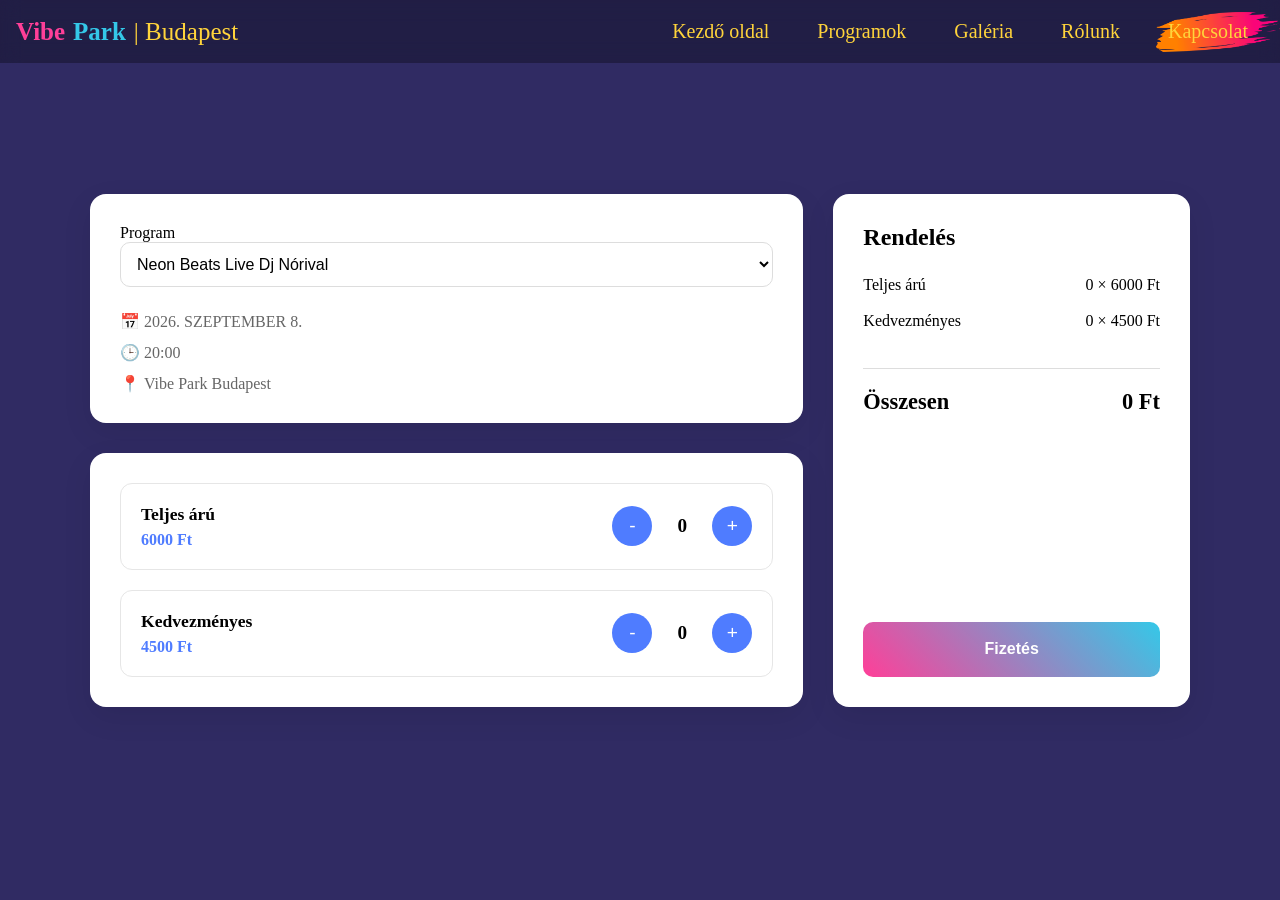
<file: sites/jegyvasarlas.html>
<!DOCTYPE html>
<html lang="hu">
<head>
    <meta charset="UTF-8">
    <meta name="viewport" content="width=device-width, initial-scale=1.0">
    <title>Vibe Park Szabadtéri és Klubhelyszín</title>
    <link rel="stylesheet" href="../style/main.css">
    <link rel="stylesheet" href="../style/menu.css">
    <link rel="stylesheet" href="../style/jegyvasarlas.css">
</head>
<body>
    <nav class="nav">    
        <a class="navbar-brand" href="../index.html">
            <p style="color: #ff3f98; padding-right: 8px; font-weight: bold;">Vibe</p>
            <p style="color: #34c8e8; padding-right: 8px; font-weight: bold;">Park</p>| Budapest
        </a>
        <button class="nav-toggler" onclick="hambOn()">
            <div class="navbar-toggler-icon">
                <div class="hambicon-line hambline1"></div>
                <div class="hambicon-line hambline2"></div>
                <div class="hambicon-line hambline3"></div>
            </div>
        </button>
        <ul class="nav-list hidden-nav-list">
            <li class="nav-item hidden-nav-item">
                <div class="img"></div>
                <a class="nav-link" aria-current="page" href="../index.html">Kezdő oldal</a>
            </li>
            <li class="nav-item hidden-nav-item">
                <div class="img"></div>
                <a class="nav-link" href="../sites/programok.html">Programok</a>
            </li>
            <li class="nav-item hidden-nav-item">
                <div class="img"></div>
                <a class="nav-link" href="../sites/galeria.html">Galéria</a>
            </li>
            <li class="nav-item hidden-nav-item">
                <div class="img"></div>
                <a class="nav-link" href="../sites/rolunk.html">Rólunk</a>
            </li>
            <li class="nav-item hidden-nav-item">
                <div class="img-active"></div>
                <div class="img"></div>
                <a class="nav-link" href="../sites/kapcsolat.html">Kapcsolat</a>
            </li>
        </ul>
    </nav>

    <main class="ticket-page">
    <!-- Program adatai -->
        <section class="event-card">
            <label for="event-select">Program</label>
            <select id="event-select"></select>
            <div class="event-info">
                <p>📅 <span id="event-date"></span></p>
                <p>🕒 <span id="event-time"></span></p>
                <p>📍 <span id="event-place"></span></p>
            </div>
        </section>

        <!-- Jegyek -->
        <section class="ticket-list" id="ticket-list">
            <!-- A jegyeket a JavaScript tölti be -->
        </section>

        <!-- Összesítő -->
        <aside class="summary-card">
            <h2>Rendelés</h2>
            <div id="summary-list">
                <!-- A JavaScript ide generálja a kiválasztott jegyeket -->
            </div>
            <hr>
            <div class="summary-row total">
                <span>Összesen</span>
                <span id="total-price">0 Ft</span>
            </div>
            <button id="pay-btn">
                Fizetés
            </button>
        </aside>
    </main>

    <!-- FIZETÉSI MODAL -->
    <div id="payment-modal" class="modal-overlay hidden">
        <div class="modal-content">
            <button id="close-modal-btn" class="modal-close-btn">&times;</button>
            
            <!-- Lépésjelző indicators -->
            <div class="modal-steps">
                <div class="step-dot active" id="dot-1">1</div>
                <div class="step-line"></div>
                <div class="step-dot" id="dot-2">2</div>
                <div class="step-line"></div>
                <div class="step-dot" id="dot-3">3</div>
            </div>

            <!-- 1. LÉPÉS: Vásárló adatai -->
            <div class="modal-step active" id="step-1">
                <h3>1. Személyes adatok</h3>
                <p class="step-desc">A jegyeket e-mailben küldjük el neked.</p>
                <form id="customer-form">
                    <div class="form-group" id="group-cust-name">
                        <label for="cust-name">Teljes név *</label>
                        <input type="text" id="cust-name" placeholder="Kovács János">
                        <span class="error-text">Kérjük, add meg a teljes nevedet!</span>
                    </div>

                    <div class="form-group" id="group-cust-email">
                        <label for="cust-email">E-mail cím *</label>
                        <input type="email" id="cust-email" placeholder="jakab@example.com">
                        <span class="error-text">Érvénytelen e-mail cím!</span>
                    </div>
                    <div class="modal-actions">
                        <button type="button" id="to-step-2" class="btn-primary">Tovább a fizetéshez</button>
                    </div>
                </form>
            </div>

            <!-- 2. LÉPÉS: Teszt Kártyás Fizetés -->
            <div class="modal-step" id="step-2">
                <h3>2. Bankkártyás fizetés (Teszt)</h3>
                <p class="step-desc">Fizetendő összeg: <strong id="modal-total-price">0 Ft</strong></p>
                
                <form id="card-form">
                    <div class="form-group" id="group-card-name">
                        <label for="card-name">Kártyán szereplő név *</label>
                        <input type="text" id="card-name" placeholder="Gipsz Jakab">
                        <span class="error-text">Adja meg a kártyán szereplő teljes nevet!</span>
                    </div>

                    <div class="form-group" id="group-card-number">
                        <label for="card-number">Kártyaszám *</label>
                        <input type="text" id="card-number" placeholder="4000 0000 0000 0000" maxlength="19">
                        <span class="error-text">A kártyaszám 16 számjegy!</span>
                    </div>

                    <div class="form-row">
                        <div class="form-group lejarat-cvc" id="group-card-exp">
                            <label for="card-exp">Lejárat *</label>
                            <input type="text" id="card-exp" placeholder="MM/YY" maxlength="5">
                            <span class="error-text">Érvénytelen/lejárt!</span>
                        </div>
                        <div class="form-group lejarat-cvc" id="group-card-cvc">
                            <label for="card-cvc">CVC/CVV *</label>
                            <input type="text" id="card-cvc" placeholder="123" maxlength="3">
                            <span class="error-text">3 számjegy!</span>
                        </div>
                    </div>
                    <div class="modal-actions">
                        <button type="button" id="back-to-step-1" class="btn-secondary">Vissza</button>
                        <button type="button" id="process-payment-btn" class="btn-primary">Fizetés indítása</button>
                    </div>
                </form>
            </div>

            <!-- 3. LÉPÉS: Sikeres fizetés -->
            <div class="modal-step" id="step-3">
                <div class="success-icon">✓</div>
                <h3>Sikeres fizetés!</h3>
                <p>Köszönjük a vásárlást! A jegyeket elküldtük a megadott e-mail címre (<strong id="confirm-email"></strong>).</p>
                <div class="modal-actions centered">
                    <button type="button" id="finish-btn" class="btn-primary">Rendben</button>
                </div>
            </div>
        </div>
    </div>

    <script src="../js/menu.js"></script>
    <script src="../js/programok.js"></script>
    <script src="../js/jegyvasarlas.js"></script>
    <script src="../js/vilagosmod.js"></script>
</body>

</html>
</file>
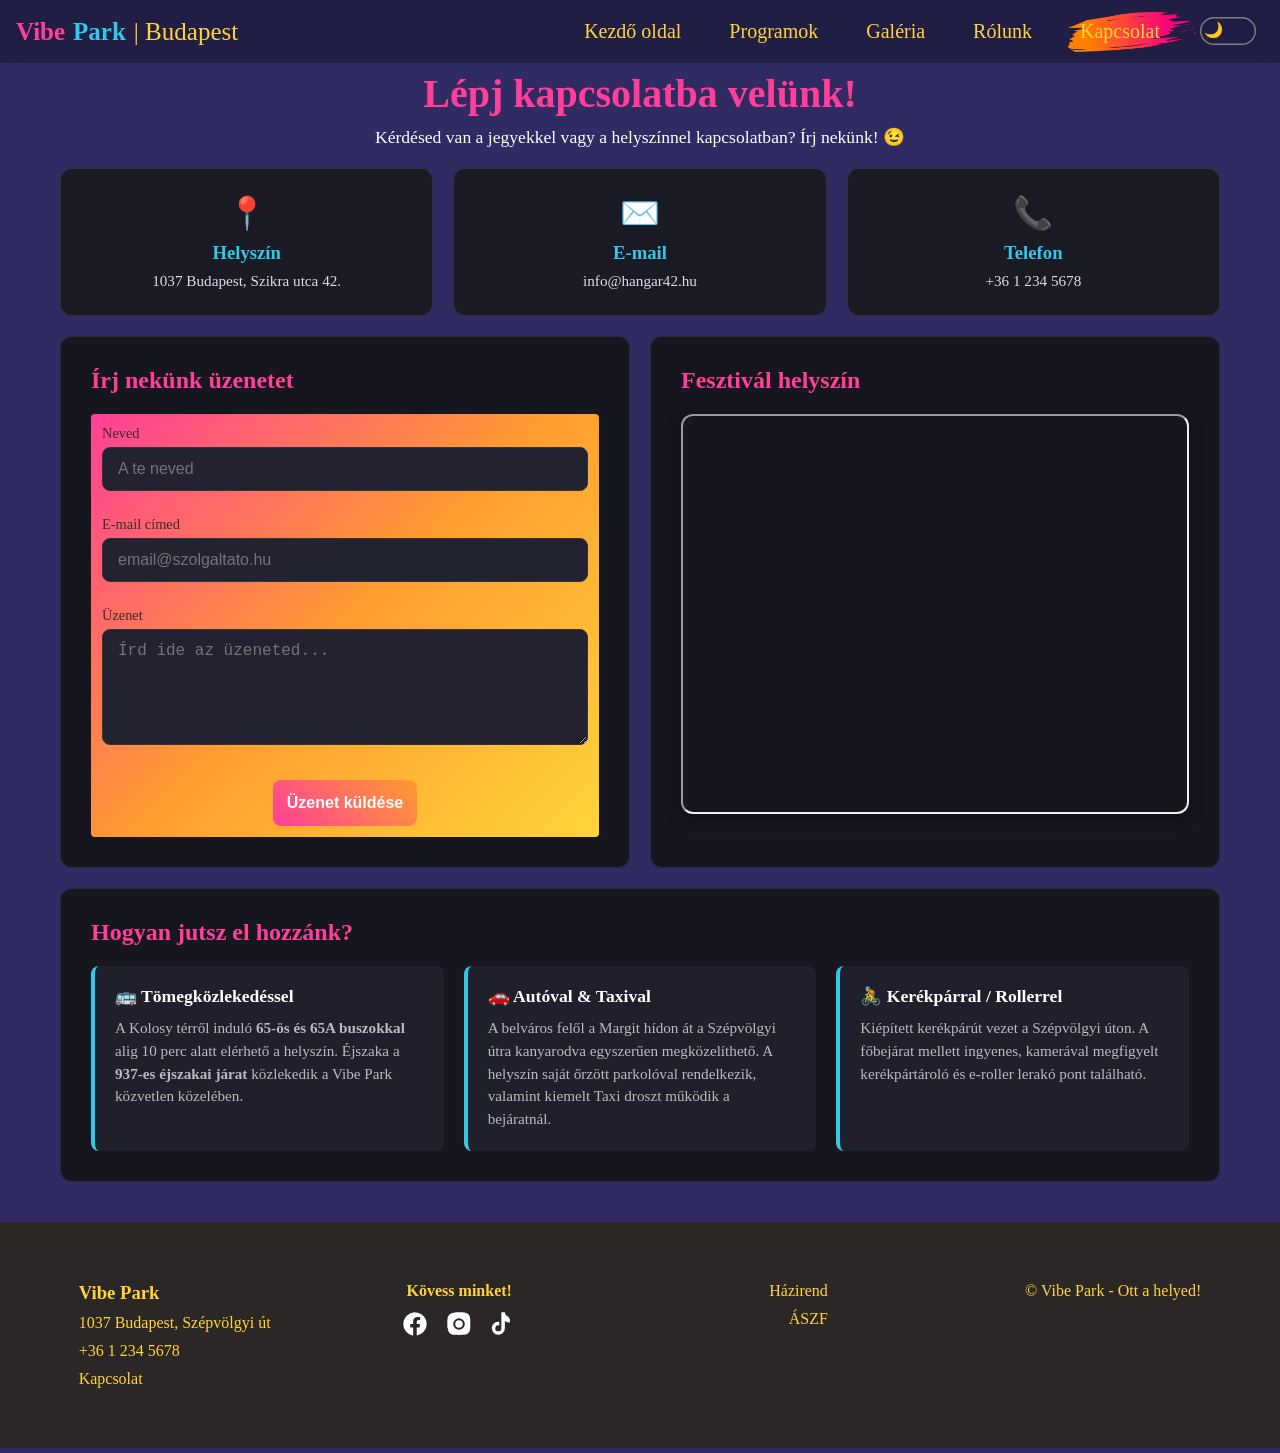
<file: sites/kapcsolat.html>
<!DOCTYPE html>
<html lang="hu">
<head>
    <meta charset="UTF-8">
    <meta name="viewport" content="width=device-width, initial-scale=1.0">
    <title>Kapcsolat - Vibe Park Szabadtéri és Klubhelyszín</title>
    <link rel="stylesheet" href="../style/main.css">
    <link rel="stylesheet" href="../style/menu.css">
    <link rel="stylesheet" href="../style/kapcsolat.css">
</head>
<body>
    <nav class="nav">    
        <a class="navbar-brand" href="../index.html">
            <p style="color: #ff3f98; padding-right: 8px; font-weight: bold;">Vibe</p>
            <p style="color: #34c8e8; padding-right: 8px; font-weight: bold;">Park</p>| Budapest
        </a>
        <button class="nav-toggler" onclick="hambOn()">
            <div class="navbar-toggler-icon">
                <div class="hambicon-line hambline1"></div>
                <div class="hambicon-line hambline2"></div>
                <div class="hambicon-line hambline3"></div>
            </div>
        </button>
        <ul class="nav-list hidden-nav-list">
            <li class="nav-item hidden-nav-item">
                <div class="img"></div>
                <a class="nav-link" href="../index.html">Kezdő oldal</a>
            </li>
            <li class="nav-item hidden-nav-item">
                <div class="img"></div>
                <a class="nav-link" href="../sites/programok.html">Programok</a>
            </li>
            <li class="nav-item hidden-nav-item">
                <div class="img"></div>
                <a class="nav-link" href="../sites/galeria.html">Galéria</a>
            </li>
            <li class="nav-item hidden-nav-item">
                <div class="img"></div>
                <a class="nav-link" href="../sites/rolunk.html">Rólunk</a>
            </li>
            <li class="nav-item hidden-nav-item">
                <div class="img-active"></div>
                <div class="img"></div>
                <a class="nav-link" href="../sites/kapcsolat.html">Kapcsolat</a>
            </li>
            <div id="themeBtn" class="theme-out"><div class="theme-in"></div></div>
        </ul>
    </nav>

    <main class="contact-container">
        <!-- Címsor -->
        <section class="contact-header">
            <h1>Lépj kapcsolatba velünk!</h1>
            <p>Kérdésed van a jegyekkel vagy a helyszínnel kapcsolatban? Írj nekünk! 😉</p>
        </section>

        <!-- Elérhetőségek Kártyák -->
        <section class="info-cards">
            <div class="info-card">
                <div class="icon">📍</div>
                <h3>Helyszín</h3>
                <p>1037 Budapest, Szikra utca 42.</p>
            </div>
            <div class="info-card">
                <div class="icon">✉️</div>
                <h3>E-mail</h3>
                <p><a href="mailto:info@hangar42.hu">info@hangar42.hu</a></p>
            </div>
            <div class="info-card">
                <div class="icon">📞</div>
                <h3>Telefon</h3>
                <p><a href="tel:+36123456789">+36 1 234 5678</a></p>
            </div>
        </section>

        <!-- Űrlap és Térkép Szekció -->
        <div class="contact-grid">
            <!-- Kapcsolati űrlap -->
            <section class="form-section">
                <h2>Írj nekünk üzenetet</h2>
                <form id="my-form" class="contact-form" action="https://formspree.io/f/mdarypqr" method="POST">
                    <div class="form-group">
                        <label for="name">Neved</label>
                        <input type="text" id="name" name="Név" placeholder="A te neved" required>
                    </div>
                    <div class="form-group">
                        <label for="email">E-mail címed</label>
                        <input type="email" id="email" name="Email" placeholder="email@szolgaltato.hu" required>
                    </div>
                    <div class="form-group">
                        <label for="message">Üzenet</label>
                        <textarea id="message" name="Üzenet" rows="5" placeholder="Írd ide az üzeneted..." required></textarea>
                    </div>
                    <button class="submit-btn" type="submit">Üzenet küldése</button>
                </form>
            </section>

            <!-- Reszponzív Térkép -->
            <section class="map-section">
                <h2>Fesztivál helyszín</h2>
                <div class="map-wrapper">
                    <iframe class="terkep" src="https://www.google.com/maps/embed?pb=!1m18!1m12!1m3!1d10772.68925155825!2d18.98769287156676!3d47.544974971246354!2m3!1f0!2f0!3f0!3m2!1i1024!2i768!4f13.1!3m3!1m2!1s0x4741d92120f5c5ad%3A0xe27c87fc4236e268!2zQnVkYXBlc3QsIFN6w6lwdsO2bGd5!5e0!3m2!1shu!2shu!4v1784877838202!5m2!1shu!2shu" allowfullscreen="" loading="lazy" referrerpolicy="strict-origin-when-cross-origin"></iframe>
                </div>
            </section>
        </div>

        <!-- Generált Megközelítés Szekció -->
        <section class="location-guide">
            <h2>Hogyan jutsz el hozzánk?</h2>
            <div class="guide-grid">
                <div class="guide-item">
                    <h3>🚌 Tömegközlekedéssel</h3>
                    <p>A Kolosy térről induló <strong>65-ös és 65A buszokkal</strong> alig 10 perc alatt elérhető a helyszín. Éjszaka a <strong>937-es éjszakai járat</strong> közlekedik a Vibe Park közvetlen közelében.</p>
                </div>
                <div class="guide-item">
                    <h3>🚗 Autóval & Taxival</h3>
                    <p>A belváros felől a Margit hídon át a Szépvölgyi útra kanyarodva egyszerűen megközelíthető. A helyszín saját őrzött parkolóval rendelkezik, valamint kiemelt Taxi droszt működik a bejáratnál.</p>
                </div>
                <div class="guide-item">
                    <h3>🚴 Kerékpárral / Rollerrel</h3>
                    <p>Kiépített kerékpárút vezet a Szépvölgyi úton. A főbejárat mellett ingyenes, kamerával megfigyelt kerékpártároló és e-roller lerakó pont található.</p>
                </div>
            </div>
        </section>
    </main>

    <footer class="site-footer">
        <div class="footer-contact">
            <h3>Vibe Park</h3>
            <p class="footer-address">1037 Budapest, Szépvölgyi út</p>
            <p class="footer-phone"><a href="tel:+36301234567">+36 1 234 5678</a></p>
            <a href="sites/kapcsolat.html" class="footer-link">Kapcsolat</a>
        </div>

        <div class="footer-social">
            <p class="footer-heading">Kövess minket!</p>
            <div class="social-icons">
                <a href="https://facebook.com/vibepark" target="_blank" rel="noopener" aria-label="Facebook" style="color: white;">
                    <svg viewBox="0 0 24 24" width="28" height="28"><path fill="currentColor" d="M22 12a10 10 0 1 0-11.6 9.9v-7H7.9V12h2.5V9.8c0-2.5 1.5-3.9 3.8-3.9 1.1 0 2.2.2 2.2.2v2.4h-1.3c-1.2 0-1.6.8-1.6 1.6V12h2.8l-.4 2.9h-2.4v7A10 10 0 0 0 22 12z"/></svg>
                </a>
                <a href="https://instagram.com/vibepark" target="_blank" rel="noopener" aria-label="Instagram" style="color: white;">
                    <svg viewBox="0 0 24 24" width="28" height="28"><path fill="currentColor" d="M12 2c2.7 0 3.1 0 4.1.1 1 .1 1.7.2 2.3.5.6.2 1.1.6 1.6 1.1.5.5.8.9 1.1 1.6.2.6.4 1.3.5 2.3.1 1 .1 1.4.1 4.1s0 3.1-.1 4.1c-.1 1-.2 1.7-.5 2.3-.2.6-.6 1.1-1.1 1.6-.5.5-.9.8-1.6 1.1-.6.2-1.3.4-2.3.5-1 .1-1.4.1-4.1.1s-3.1 0-4.1-.1c-1-.1-1.7-.2-2.3-.5a4.4 4.4 0 0 1-1.6-1.1 4.4 4.4 0 0 1-1.1-1.6c-.2-.6-.4-1.3-.5-2.3C2 15.1 2 14.7 2 12s0-3.1.1-4.1c.1-1 .2-1.7.5-2.3.2-.6.6-1.1 1.1-1.6.5-.5.9-.8 1.6-1.1.6-.2 1.3-.4 2.3-.5C8.9 2 9.3 2 12 2zm0 5a5 5 0 1 0 0 10 5 5 0 0 0 0-10zm0 8.2a3.2 3.2 0 1 1 0-6.4 3.2 3.2 0 0 1 0 6.4zm5.2-8.4a1.2 1.2 0 1 1 0-2.4 1.2 1.2 0 0 1 0 2.4z"/></svg>
                </a>
                <a href="https://tiktok.com/@vibepark" target="_blank" rel="noopener" aria-label="TikTok" style="color: white;">
                    <svg viewBox="0 0 24 24" width="28" height="28"><path fill="currentColor" d="M16.6 5.8a4.3 4.3 0 0 1-3-3.8h-3v13.7a2.6 2.6 0 1 1-1.8-2.5v-3.1a5.6 5.6 0 1 0 4.8 5.6V9.4a7.3 7.3 0 0 0 4.3 1.4V7.7a4.3 4.3 0 0 1-1.3-1.9z"/></svg>
                </a>
            </div>
        </div>

        <div class="footer-legal">
            <a href="vibepark_hazirend.pdf" target="_blank" rel="noopener">Házirend</a>
            <a href="aszf.pdf" target="_blank" rel="noopener">ÁSZF</a>
        </div>

        <br>
        <p class="footer-jogved"> &copy; Vibe Park - Ott a helyed! </p>
        
    </footer>

    <script src="../js/menu.js"></script>
    <script src="../js/vilagosmod.js"></script>
</body>
</html>
</file>
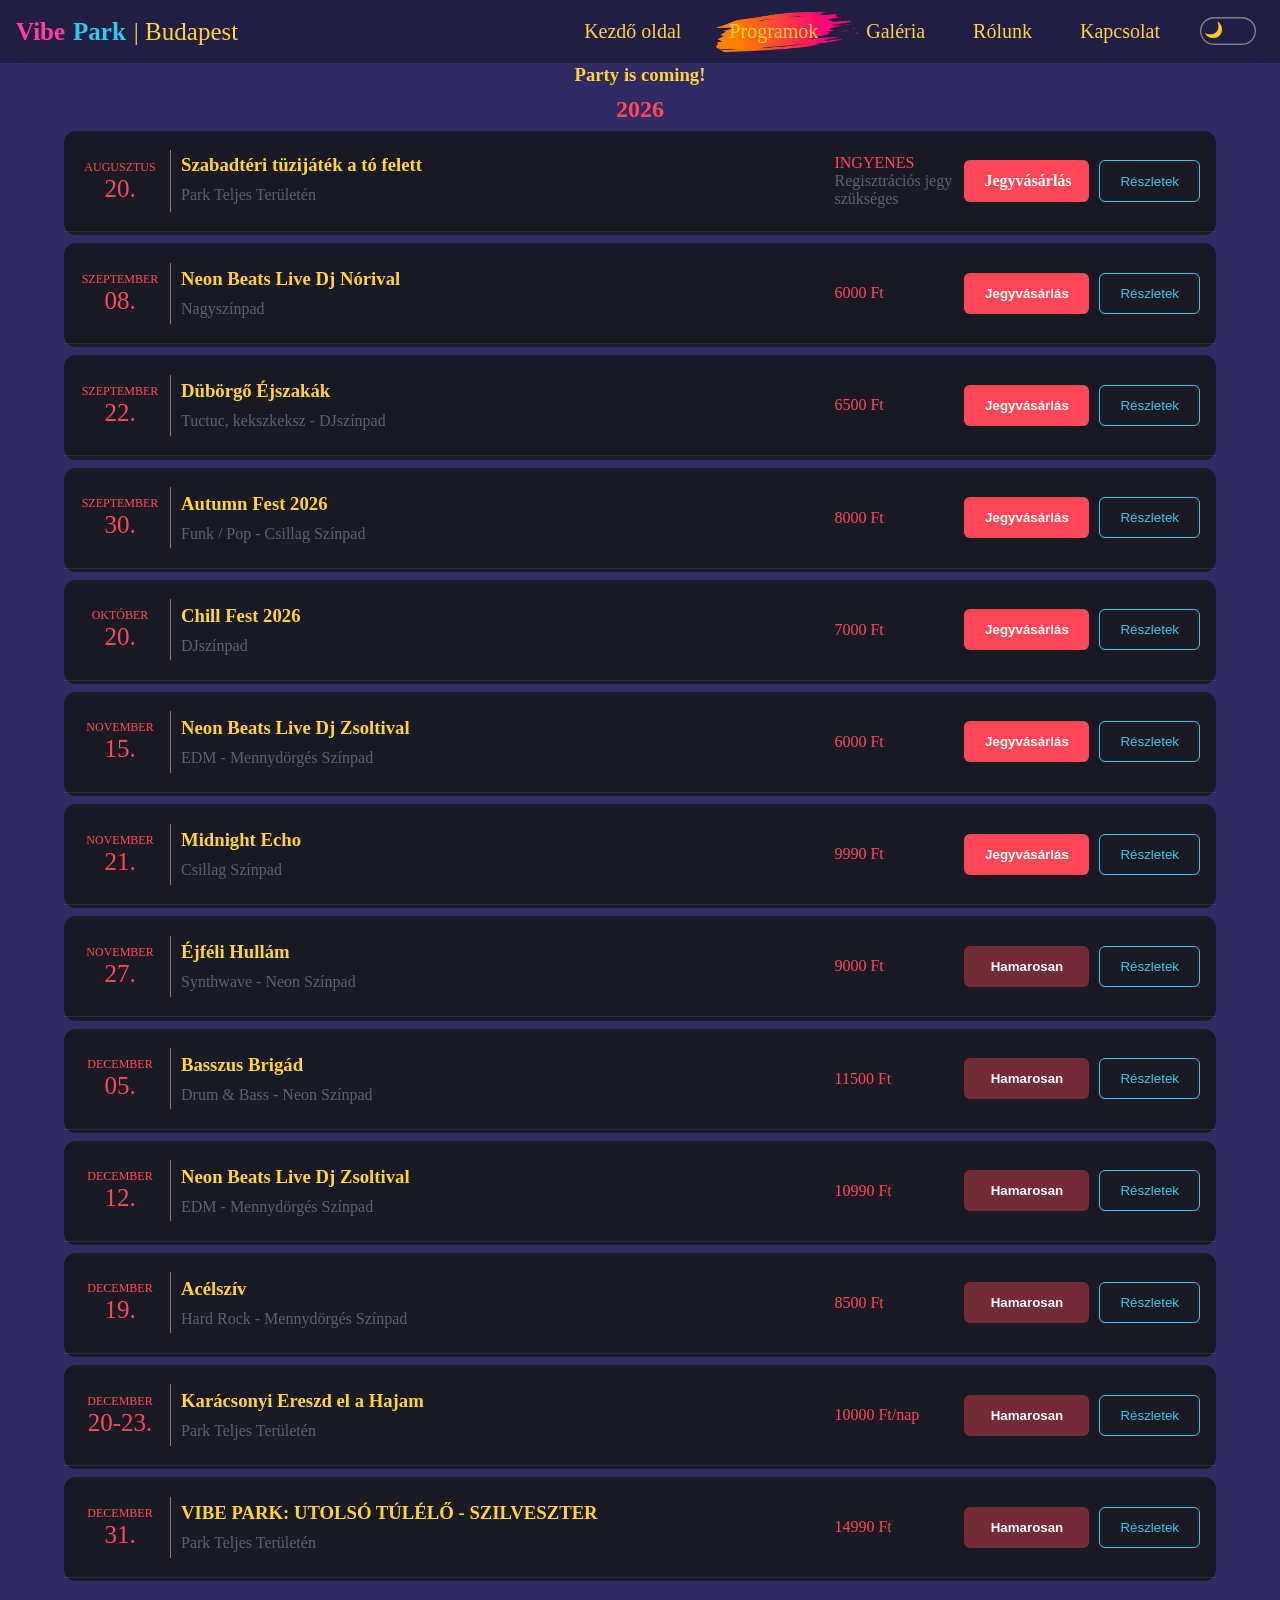
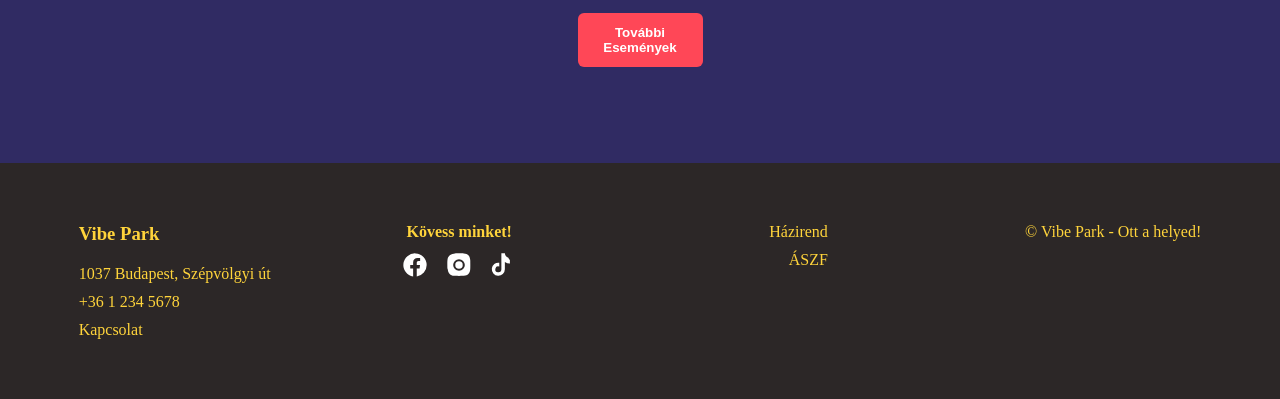
<file: sites/programok.html>
<!DOCTYPE html>
<html lang="hu">
<head>
    <meta charset="UTF-8">
    <meta name="viewport" content="width=device-width, initial-scale=1.0">
    <title>Vibe Park Szabadtéri és Klubhelyszín</title>
    <link rel="stylesheet" href="../style/main.css">
    <link rel="stylesheet" href="../style/menu.css">
    <link rel="stylesheet" href="../style/programok.css">
</head>
<body>
    <nav class="nav">    
        <a class="navbar-brand" href="../index.html">
            <p style="color: #ff3f98; padding-right: 8px; font-weight: bold;">Vibe</p>
            <p style="color: #34c8e8; padding-right: 8px; font-weight: bold;">Park</p>| Budapest
        </a>
        <button class="nav-toggler" onclick="hambOn()">
            <div class="navbar-toggler-icon">
                <div class="hambicon-line hambline1"></div>
                <div class="hambicon-line hambline2"></div>
                <div class="hambicon-line hambline3"></div>
            </div>
        </button>
        <ul class="nav-list hidden-nav-list">
            <li class="nav-item hidden-nav-item">
                <div class="img"></div>
                <a class="nav-link" aria-current="page" href="../index.html">Kezdő oldal</a>
            </li>
            <li class="nav-item hidden-nav-item">
                <div class="img-active"></div>
                <div class="img"></div>
                <a class="nav-link" href="../sites/programok.html">Programok</a>
            </li>
            <li class="nav-item hidden-nav-item">
                <div class="img"></div>
                <a class="nav-link" href="../sites/galeria.html">Galéria</a>
            </li>
            <li class="nav-item hidden-nav-item">
                <div class="img"></div>
                <a class="nav-link" href="../sites/rolunk.html">Rólunk</a>
            </li>
            <li class="nav-item hidden-nav-item">
                <div class="img"></div>
                <a class="nav-link" href="../sites/kapcsolat.html">Kapcsolat</a>
            </li>
            <div id="themeBtn" class="theme-out"><div class="theme-in"></div></div>
        </ul>
    </nav>


    <div class="koncert-list">
        <h3>Party is coming!</h3>
        <div class="programLista">     
            <h2>2026</h2>

            <article class="koncertEsLeiras">
                <div class="koncert">
                    <div class="datum">Augusztus <br> <p class="nagynap">20.</p></div>
                    <div class="vonal"></div>
                    <div class="programplusar">
                        <div class="cim"><h3>Szabadtéri tüzijáték a tó felett</h3>
                            <p class="helyszin">Park Teljes Területén</p>
                        </div>
                        <div class="ar">INGYENES <br><p>Regisztrációs jegy szükséges</p></div>
                    </div>
                    <div class="gombok">
                        <a class="ticket" href="../404.html">Jegyvásárlás</a>
                        <button class="koncertInfo">Részletek</button>
                    </div>
                </div>
                <p class="adatok">Amikor az éjszakai égbolt és a tó tükröződése egyetlen látvánnyá válik… Augusztus 20-án a tűzijáték nemcsak az égboltot, hanem a tó felszínét is beragyogja. Fények, színek, csillogó víztükör és az ünnep semmihez sem hasonlítható hangulata. Egy pillanat, amit nemcsak látni, hanem átélni érdemes.</p>
            </article>

            <article class="koncertEsLeiras">
                <div class="koncert">
                    <div class="datum">Szeptember <br> <p class="nagynap">08.</p></div>
                    <div class="vonal"></div>
                    <div class="programplusar">
                        <div class="cim"><h3>Neon Beats Live Dj Nórival</h3>
                            <p class="helyszin">Nagyszínpad</p>
                        </div>
                        <div class="ar">6000 Ft</div>
                    </div>
                    <div class="gombok">
                        <button class="ticket" data-id="1">Jegyvásárlás</button>
                        <button class="koncertInfo">Részletek</button>
                    </div>
                </div>
                <p class="adatok">Egy energikus, modern zenei produkció, amely a legnagyobb hazai és nemzetközi slágerekkel, pörgős dance-, house-, pop- és retró mixekkel gondoskodik a felejthetetlen hangulatról. DJ Nóri lendületes előadásmódjával.</p>
            </article>

            <article class="koncertEsLeiras">
                <div class="koncert">
                    <div class="datum"> Szeptember <br> <p class="nagynap">22.</p></div>
                <div class="vonal"></div>
                <div class="programplusar">
                    <div class="cim"><h3>Dübörgő Éjszakák</h3>
                            <p class="helyszin">Tuctuc, kekszkeksz - DJszínpad</p>
                        </div>
                        <div class="ar">6500 Ft</div>
                </div>
                <div class="gombok">
                    <button class="ticket" data-id="2">Jegyvásárlás</button>
                    <button class="koncertInfo">Részletek</button>
                </div>
                </div>
                <p class="adatok">Egy lendületes, pörgős zenei est, amely a legjobb house, dance és modern klubslágerekkel teremti meg a fesztiválhangulatot.</p>
            </article>

            <article class="koncertEsLeiras">
                <div class="koncert">
                    <div class="datum"> Szeptember <br> <p class="nagynap">30.</p></div>
                <div class="vonal"></div>
                <div class="programplusar">
                    <div class="cim"><h3>Autumn Fest 2026</h3>
                            <p class="helyszin">Funk / Pop - Csillag Színpad</p>
                        </div>
                        <div class="ar">8000 Ft</div>
                </div>
                <div class="gombok">
                    <button class="ticket" data-id="3">Jegyvásárlás</button>
                    <button class="koncertInfo">Részletek</button>
                </div>
                </div>
                <p class="adatok">Az ősz beköszöntét egy hamisítatlan fesztiválhangulattal ünnepeljük. Funk, pop, jó zene és egy este, ahol az ősz egyáltalán nem jelent leállást.</p>
            </article>

            <article class="koncertEsLeiras">
                <div class="koncert">
                    <div class="datum"> Október <br> <p class="nagynap">20.</p></div>
                <div class="vonal"></div>
                <div class="programplusar">
                    <div class="cim"><h3>Chill Fest 2026</h3>
                            <p class="helyszin">DJszínpad</p>
                        </div>
                        <div class="ar">7000 Ft</div>
                </div>
                <div class="gombok">
                    <button class="ticket" data-id="4">Jegyvásárlás</button>
                    <button class="koncertInfo">Részletek</button>
                </div>
                </div>
                <p class="adatok">Lazíts, engedd el a hétköznapokat, és élvezd a Vibe Park szabadtéri hangulatát egy egész napos chill programmal, jó zenével és még jobb társasággal.</p>
            </article>

            <article class="koncertEsLeiras">
                <div class="koncert">
                    <div class="datum"> November <br> <p class="nagynap">15.</p></div>
                <div class="vonal"></div>
                <div class="programplusar">
                    <div class="cim"><h3>Neon Beats Live Dj Zsoltival</h3>
                            <p class="helyszin">EDM - Mennydörgés Színpad</p>
                        </div>
                        <div class="ar">6000 Ft</div>
                </div>
                <div class="gombok">
                    <button class="ticket" data-id="5">Jegyvásárlás</button>
                    <button class="koncertInfo">Részletek</button>
                </div>
                </div>
                <p class="adatok">Az EDM legnagyobb energiáit hozzuk el egyetlen estére. Felpörgetett ütemek, brutális basszusok és egy olyan hangulat, amit nem a hangerőmérő fog eldönteni.</p>
            </article>

            <article class="koncertEsLeiras">
                <div class="koncert">
                    <div class="datum"> November <br> <p class="nagynap">21.</p></div>
                <div class="vonal"></div>
                <div class="programplusar">
                    <div class="cim"><h3>Midnight Echo</h3>
                            <p class="helyszin">Csillag Színpad</p>
                        </div>
                        <div class="ar">9990 Ft</div>
                </div>
                <div class="gombok">
                    <button class="ticket" data-id="6">Jegyvásárlás</button>
                    <button class="koncertInfo">Részletek</button>
                </div>
                </div>
                <p class="adatok">Gitárok, dobok, erős refrének és alternatív rock a Csillag Színpadon. Egy este azoknak, akik szerint egy koncert akkor jó, ha másnap is cseng egy kicsit a fülük.</p>
            </article>

            <article class="koncertEsLeiras">
                <div class="koncert">
                    <div class="datum"> November <br> <p class="nagynap">27.</p></div>
                <div class="vonal"></div>
                <div class="programplusar">
                    <div class="cim"><h3>Éjféli Hullám</h3>
                            <p class="helyszin">Synthwave - Neon Színpad</p>
                        </div>
                        <div class="ar">9000 Ft</div>
                </div>
                <div class="gombok">
                    <button class="ticket-error" disabled>Hamarosan</button>
                    <button class="koncertInfo">Részletek</button>
                </div>
                </div>
                <p class="adatok">Neonfények, szintetizátorok és éjszakába nyúló synthwave hangulat. Egy utazás a retro jövőbe, ahol a múlt sokkal menőbbnek bizonyul, mint amire emlékeztünk.</p>
            </article>

            <article class="koncertEsLeiras">
                <div class="koncert">
                    <div class="datum"> December <br> <p class="nagynap">05.</p></div>
                <div class="vonal"></div>
                <div class="programplusar">
                    <div class="cim"><h3>Basszus Brigád</h3>
                            <p class="helyszin">Drum & Bass - Neon Színpad</p>
                        </div>
                        <div class="ar">11500 Ft</div>
                </div>
                <div class="gombok">
                    <button class="ticket-error" disabled>Hamarosan</button>
                    <button class="koncertInfo">Részletek</button>
                </div>
                </div>
                <p class="adatok">Ha a lábad magától mozog a basszusra, akkor jó helyen jársz. Egy egész estés drum & bass támadás azoknak, akik szerint a hangerőnek igenis van értelme.</p>
            </article>

            <article class="koncertEsLeiras">
                <div class="koncert">
                    <div class="datum"> December <br> <p class="nagynap">12.</p></div>
                <div class="vonal"></div>
                <div class="programplusar">
                    <div class="cim"><h3>Neon Beats Live Dj Zsoltival</h3>
                            <p class="helyszin">EDM - Mennydörgés Színpad</p>
                        </div>
                        <div class="ar">10990 Ft</div>
                </div>
                <div class="gombok">
                    <button class="ticket-error" disabled>Hamarosan</button>
                    <button class="koncertInfo">Részletek</button>
                </div>
                </div>
                <p class="adatok">Újabb éjszaka, újabb EDM-adag. DJ Zsolti visszatér, hogy decemberben is bebizonyítsa: a hideg ellen a legjobb védekezés a megfelelő mennyiségű basszus.</p>
            </article>

            <article class="koncertEsLeiras">
                <div class="koncert">
                    <div class="datum"> December <br> <p class="nagynap">19.</p></div>
                <div class="vonal"></div>
                <div class="programplusar">
                    <div class="cim"><h3>Acélszív</h3>
                            <p class="helyszin">Hard Rock - Mennydörgés Színpad</p>
                        </div>
                        <div class="ar">8500 Ft</div>
                </div>
                <div class="gombok">
                    <button class="ticket-error" disabled>Hamarosan</button>
                    <button class="koncertInfo">Részletek</button>
                </div>
                </div>
                <p class="adatok">Rossz idő, hideg december? Kit érdekel. Acélszív, hard rock és mennyei mennydörgés a Mennydörgés Színpadon azoknak, akik nem halkítják le a világot.</p>
            </article>

            <article class="koncertEsLeiras">
                <div class="koncert">
                    <div class="datum"> December <br> <p class="nagynap">20-23.</p></div>
                <div class="vonal"></div>
                <div class="programplusar">
                    <div class="cim"><h3>Karácsonyi Ereszd el a Hajam</h3>
                            <p class="helyszin">Park Teljes Területén</p>
                        </div>
                        <div class="ar">10000 Ft/nap</div>
                </div>
                <div class="gombok">
                    <button class="ticket-error" disabled>Hamarosan</button>
                    <button class="koncertInfo">Részletek</button>
                </div>
                </div>
                <p class="adatok">A karácsonyi készülődés idén hivatalosan is kisiklott. 🎄
                        Négy napon át búcsút intünk a bejgli miatti stressznek, a kötelező családi mosolygásnak és annak a kérdésnek, hogy „mikor lesz már kész a töltött káposzta?”. A Park teljes területét ellepik a fények, a zene, a forralt italok és azok, akik december 20-án még azt mondták: „Én idén nyugodt karácsonyt akarok.”
                        Lesz itt minden, ami egy rendesen elszabadult karácsonyhoz kell: zene, tánc, ünnepi hangulat és garantáltan néhány olyan pillanat, amire 23-án már csak annyira fogsz emlékezni, hogy „valami történt a Parkban…” 🎅🏻
                        Négy nap. Egy Park. Nulla visszafogottság.
                        A karácsonyt idén nem túléljük. Eleresztjük. 🎄🔥</p>
            </article>

            <article class="koncertEsLeiras">
                <div class="koncert">
                    <div class="datum"> December <br> <p class="nagynap">31.</p></div>
                <div class="vonal"></div>
                <div class="programplusar">
                    <div class="cim"><h3>VIBE PARK: UTOLSÓ TÚLÉLŐ - SZILVESZTER</h3>
                            <p class="helyszin">Park Teljes Területén</p>
                        </div>
                        <div class="ar">14990 Ft</div>
                </div>
                <div class="gombok">
                    <button class="ticket-error" disabled>Hamarosan</button>
                    <button class="koncertInfo">Részletek</button>
                </div>
                </div>
                <p class="adatok">December 31-én a Vibe Park kapui kinyílnak, hogy az év utolsó estéjén mindenki végre elengedje azt a kevés józan ítélőképességét is, amit egész évben sikerült megőriznie.
                        <br>
                        💥 Brutális zene.<br>
                        🍾 Pezsgő, aminek a dugója nagyobb veszélyt jelent, mint gondolnád.<br>
                        🔥 Tánc, aminek január 1-jén izomláz lesz a hivatalos emlékműve.<br>
                        🎇 Éjfélkor pedig együtt küldjük nyugdíjba 2026-ot.<br>
                        <br>
                        Itt nincs „csak éjfélig maradok”.<br>
                        Nincs „holnap korán kelek”.<br>
                        És főleg nincs „én csak egy italra jöttem”.<br>
                        <br>
                        23:59 - visszaszámlálás.<br>
                        00:00 - új év.<br>
                        00:01 - „Ki rakta ezt a számot be?!”<br>
                        03:47 - „Ez még mindig 2026 vagy már 2027?”<br>
                        08:12 - fogalmad sincs, hogyan kerültél haza.<br>
                        <br>
                        🥂 Egy éjszaka. Egy Park. Egy új év. Nulla kifogás.<br>
                        <br>
                        2026-ot nem lezárjuk.<br>
                        2026-ot kivégezzük. 🔥🎆</p>
            </article>

             

        </div>

        <div>
             <button id="showMoreBtn">További Események</button>
        </div>

         <div id="moreKoncert" class="moreKoncert hidden">
            <h2>2027</h2>
            <article class="koncertEsLeiras">
                <div class="koncert">
                    <div class="datum"> Január <br> <p class="nagynap">19.</p></div>
                <div class="vonal"></div>
                <div class="programplusar">
                    <div class="cim"><h3>Aurora Lights|Indie pop</h3>
                            <p class="helyszin">Hard Rock - Mennydörgés Színpad</p>
                        </div>
                        <div class="ar">8500 Ft</div>
                </div>
                <div class="gombok">
                    <button class="ticket-error" disabled>Hamarosan</button>
                    <button class="koncertInfo">Részletek</button>
                </div>
                </div>
                <p class="adatok">Hamarosan további információk</p>
            </article>

            <article class="koncertEsLeiras">
                <div class="koncert">
                    <div class="datum"> Január <br> <p class="nagynap">23.</p></div>
                <div class="vonal"></div>
                <div class="programplusar">
                    <div class="cim"><h3>Thunder Road|Blues & Rock est</h3>
                            <p class="helyszin">Égboltszínpad</p>
                        </div>
                        <div class="ar">6990 Ft</div>
                </div>
                <div class="gombok">
                    <button class="ticket-error" disabled>Hamarosan</button>
                    <button class="koncertInfo">Részletek</button>
                </div>
                </div>
                <p class="adatok">Hamarosan további információk</p>
            </article>    
         </div>
    </div>

   

   
    <footer class="site-footer">
        <div class="footer-contact">
            <h3>Vibe Park</h3>
            <p class="footer-address">1037 Budapest, Szépvölgyi út</p>
            <p class="footer-phone"><a href="tel:+36301234567">+36 1 234 5678</a></p>
            <a href="sites/kapcsolat.html" class="footer-link">Kapcsolat</a>
        </div>

        <div class="footer-social">
            <p class="footer-heading">Kövess minket!</p>
            <div class="social-icons">
                <a href="https://facebook.com/vibepark" target="_blank" rel="noopener" aria-label="Facebook" style="color: white;">
                    <svg viewBox="0 0 24 24" width="28" height="28"><path fill="currentColor" d="M22 12a10 10 0 1 0-11.6 9.9v-7H7.9V12h2.5V9.8c0-2.5 1.5-3.9 3.8-3.9 1.1 0 2.2.2 2.2.2v2.4h-1.3c-1.2 0-1.6.8-1.6 1.6V12h2.8l-.4 2.9h-2.4v7A10 10 0 0 0 22 12z"/></svg>
                </a>
                <a href="https://instagram.com/vibepark" target="_blank" rel="noopener" aria-label="Instagram" style="color: white;">
                    <svg viewBox="0 0 24 24" width="28" height="28"><path fill="currentColor" d="M12 2c2.7 0 3.1 0 4.1.1 1 .1 1.7.2 2.3.5.6.2 1.1.6 1.6 1.1.5.5.8.9 1.1 1.6.2.6.4 1.3.5 2.3.1 1 .1 1.4.1 4.1s0 3.1-.1 4.1c-.1 1-.2 1.7-.5 2.3-.2.6-.6 1.1-1.1 1.6-.5.5-.9.8-1.6 1.1-.6.2-1.3.4-2.3.5-1 .1-1.4.1-4.1.1s-3.1 0-4.1-.1c-1-.1-1.7-.2-2.3-.5a4.4 4.4 0 0 1-1.6-1.1 4.4 4.4 0 0 1-1.1-1.6c-.2-.6-.4-1.3-.5-2.3C2 15.1 2 14.7 2 12s0-3.1.1-4.1c.1-1 .2-1.7.5-2.3.2-.6.6-1.1 1.1-1.6.5-.5.9-.8 1.6-1.1.6-.2 1.3-.4 2.3-.5C8.9 2 9.3 2 12 2zm0 5a5 5 0 1 0 0 10 5 5 0 0 0 0-10zm0 8.2a3.2 3.2 0 1 1 0-6.4 3.2 3.2 0 0 1 0 6.4zm5.2-8.4a1.2 1.2 0 1 1 0-2.4 1.2 1.2 0 0 1 0 2.4z"/></svg>
                </a>
                <a href="https://tiktok.com/@vibepark" target="_blank" rel="noopener" aria-label="TikTok" style="color: white;">
                    <svg viewBox="0 0 24 24" width="28" height="28"><path fill="currentColor" d="M16.6 5.8a4.3 4.3 0 0 1-3-3.8h-3v13.7a2.6 2.6 0 1 1-1.8-2.5v-3.1a5.6 5.6 0 1 0 4.8 5.6V9.4a7.3 7.3 0 0 0 4.3 1.4V7.7a4.3 4.3 0 0 1-1.3-1.9z"/></svg>
                </a>
            </div>
        </div>

        <div class="footer-legal">
            <a href="vibepark_hazirend.pdf" target="_blank" rel="noopener">Házirend</a>
            <a href="aszf.pdf" target="_blank" rel="noopener">ÁSZF</a>
        </div>

        <br>
        <p class="footer-jogved"> &copy; Vibe Park - Ott a helyed! </p>
        
    </footer>
    <script src="../js/menu.js"></script>
    <script src="../js/programok.js"></script>
    <script src="../js/jegy-navigalas.js"></script>
    <script src="../js/vilagosmod.js"></script>
</body>

</html>
</file>
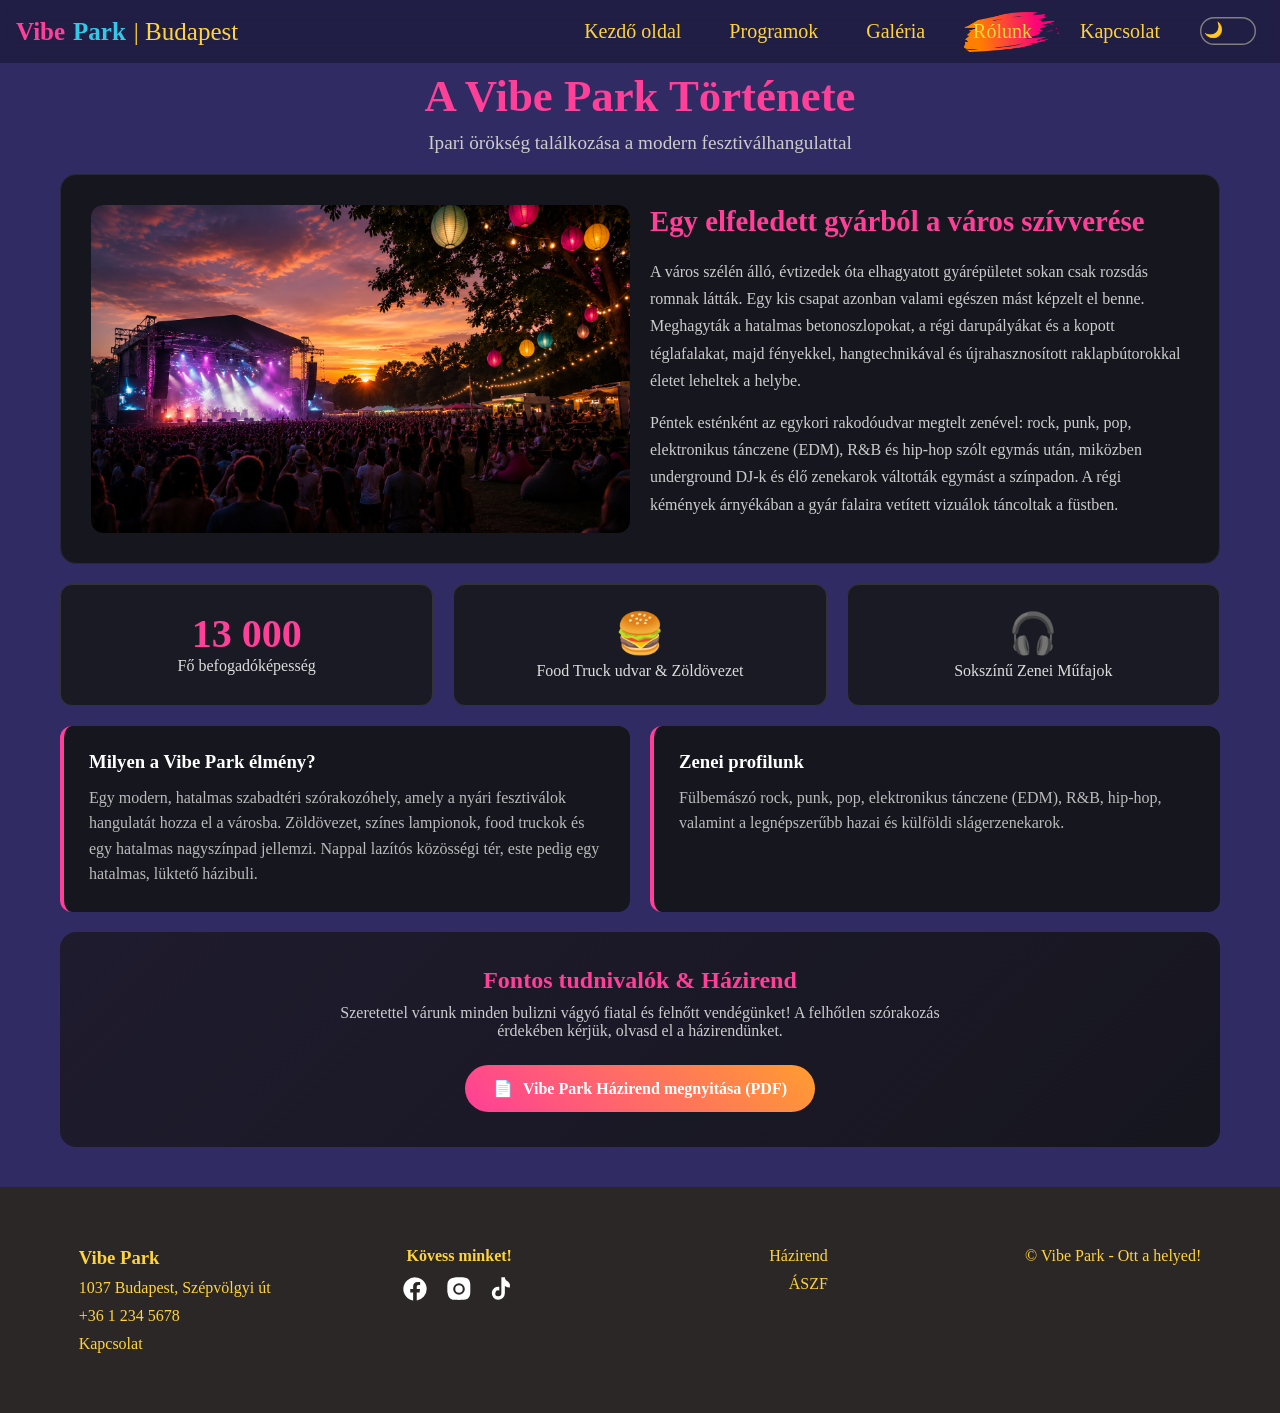
<file: sites/rolunk.html>
<!DOCTYPE html>
<html lang="hu">
<head>
    <meta charset="UTF-8">
    <meta name="viewport" content="width=device-width, initial-scale=1.0">
    <title>Rólunk - Vibe Park Szabadtéri és Klubhelyszín</title>
    <link rel="stylesheet" href="../style/main.css">
    <link rel="stylesheet" href="../style/menu.css">
    <link rel="stylesheet" href="../style/rolunk.css">
</head>
<body>
    <nav class="nav">    
        <a class="navbar-brand" href="../index.html">
            <p style="color: #ff3f98; padding-right: 8px; font-weight: bold;">Vibe</p>
            <p style="color: #34c8e8; padding-right: 8px; font-weight: bold;">Park</p>| Budapest
        </a>
        <button class="nav-toggler" onclick="hambOn()">
            <div class="navbar-toggler-icon">
                <div class="hambicon-line hambline1"></div>
                <div class="hambicon-line hambline2"></div>
                <div class="hambicon-line hambline3"></div>
            </div>
        </button>
        <ul class="nav-list hidden-nav-list">
            <li class="nav-item hidden-nav-item">
                <div class="img"></div>
                <a class="nav-link" href="../index.html">Kezdő oldal</a>
            </li>
            <li class="nav-item hidden-nav-item">
                <div class="img"></div>
                <a class="nav-link" href="../sites/programok.html">Programok</a>
            </li>
            <li class="nav-item hidden-nav-item">
                <div class="img"></div>
                <a class="nav-link" href="../sites/galeria.html">Galéria</a>
            </li>
            <li class="nav-item hidden-nav-item">
                <div class="img-active"></div>
                <div class="img"></div>
                <a class="nav-link" href="../sites/rolunk.html">Rólunk</a>
            </li>
            <li class="nav-item hidden-nav-item">
                <div class="img"></div>
                <a class="nav-link" href="../sites/kapcsolat.html">Kapcsolat</a>
            </li>
            <div id="themeBtn" class="theme-out"><div class="theme-in"></div></div>
        </ul>
    </nav>

    <main class="about-container">
        <!-- Címsor / Hero -->
        <section class="about-header">
            <h1>A Vibe Park Története</h1>
            <p class="subtitle">Ipari örökség találkozása a modern fesztiválhangulattal</p>
        </section>

        <!-- Képes sztori szekció -->
        <section class="story-grid">
            <div class="story-image-container">
                <img src="../img/hero/hero1.png" alt="Vibe Park Szabadtéri helyszín" class="story-image">
            </div>
            <div class="story-text">
                <h2>Egy elfeledett gyárból a város szívverése</h2>
                <p>
                    A város szélén álló, évtizedek óta elhagyatott gyárépületet sokan csak rozsdás romnak látták. Egy kis csapat azonban valami egészen mást képzelt el benne. Meghagyták a hatalmas betonoszlopokat, a régi darupályákat és a kopott téglafalakat, majd fényekkel, hangtechnikával és újrahasznosított raklapbútorokkal életet leheltek a helybe.
                </p>
                <p>
                    Péntek esténként az egykori rakodóudvar megtelt zenével: rock, punk, pop, elektronikus tánczene (EDM), R&B és hip-hop szólt egymás után, miközben underground DJ-k és élő zenekarok váltották egymást a színpadon. A régi kémények árnyékában a gyár falaira vetített vizuálok táncoltak a füstben.
                </p>
            </div>
        </section>

        <!-- Kiemelt statisztikák / Jellemzők -->
        <section class="stats-cards">
            <div class="stat-card">
                <span class="stat-number">13 000</span>
                <span class="stat-label">Fő befogadóképesség</span>
            </div>
            <div class="stat-card">
                <span class="stat-icon">🍔</span>
                <span class="stat-label">Food Truck udvar & Zöldövezet</span>
            </div>
            <div class="stat-card">
                <span class="stat-icon">🎧</span>
                <span class="stat-label">Sokszínű Zenei Műfajok</span>
            </div>
        </section>

        <!-- Részletes leírás szekció -->
        <section class="about-details">
            <div class="detail-block">
                <h3>Milyen a Vibe Park élmény?</h3>
                <p>
                    Egy modern, hatalmas szabadtéri szórakozóhely, amely a nyári fesztiválok hangulatát hozza el a városba. Zöldövezet, színes lampionok, food truckok és egy hatalmas nagyszínpad jellemzi. Nappal lazítós közösségi tér, este pedig egy hatalmas, lüktető házibuli.
                </p>
            </div>
            <div class="detail-block">
                <h3>Zenei profilunk</h3>
                <p>
                    Fülbemászó rock, punk, pop, elektronikus tánczene (EDM), R&B, hip-hop, valamint a legnépszerűbb hazai és külföldi slágerzenekarok.
                </p>
            </div>
        </section>

        <!-- Házirend Letöltő Blokks -->
        <section class="house-rules-card">
            <div class="rules-content">
                <h2>Fontos tudnivalók & Házirend</h2>
                <p>Szeretettel várunk minden bulizni vágyó fiatal és felnőtt vendégünket! A felhőtlen szórakozás érdekében kérjük, olvasd el a házirendünket.</p>
                <a href="../vibepark_hazirend.pdf" target="_blank" class="download-btn">
                    <span class="icon">📄</span> Vibe Park Házirend megnyitása (PDF)
                </a>
            </div>
        </section>
    </main>

    <footer class="site-footer">
        <div class="footer-contact">
            <h3>Vibe Park</h3>
            <p class="footer-address">1037 Budapest, Szépvölgyi út</p>
            <p class="footer-phone"><a href="tel:+36301234567">+36 1 234 5678</a></p>
            <a href="sites/kapcsolat.html" class="footer-link">Kapcsolat</a>
        </div>

        <div class="footer-social">
            <p class="footer-heading">Kövess minket!</p>
            <div class="social-icons">
                <a href="https://facebook.com/vibepark" target="_blank" rel="noopener" aria-label="Facebook" style="color: white;">
                    <svg viewBox="0 0 24 24" width="28" height="28"><path fill="currentColor" d="M22 12a10 10 0 1 0-11.6 9.9v-7H7.9V12h2.5V9.8c0-2.5 1.5-3.9 3.8-3.9 1.1 0 2.2.2 2.2.2v2.4h-1.3c-1.2 0-1.6.8-1.6 1.6V12h2.8l-.4 2.9h-2.4v7A10 10 0 0 0 22 12z"/></svg>
                </a>
                <a href="https://instagram.com/vibepark" target="_blank" rel="noopener" aria-label="Instagram" style="color: white;">
                    <svg viewBox="0 0 24 24" width="28" height="28"><path fill="currentColor" d="M12 2c2.7 0 3.1 0 4.1.1 1 .1 1.7.2 2.3.5.6.2 1.1.6 1.6 1.1.5.5.8.9 1.1 1.6.2.6.4 1.3.5 2.3.1 1 .1 1.4.1 4.1s0 3.1-.1 4.1c-.1 1-.2 1.7-.5 2.3-.2.6-.6 1.1-1.1 1.6-.5.5-.9.8-1.6 1.1-.6.2-1.3.4-2.3.5-1 .1-1.4.1-4.1.1s-3.1 0-4.1-.1c-1-.1-1.7-.2-2.3-.5a4.4 4.4 0 0 1-1.6-1.1 4.4 4.4 0 0 1-1.1-1.6c-.2-.6-.4-1.3-.5-2.3C2 15.1 2 14.7 2 12s0-3.1.1-4.1c.1-1 .2-1.7.5-2.3.2-.6.6-1.1 1.1-1.6.5-.5.9-.8 1.6-1.1.6-.2 1.3-.4 2.3-.5C8.9 2 9.3 2 12 2zm0 5a5 5 0 1 0 0 10 5 5 0 0 0 0-10zm0 8.2a3.2 3.2 0 1 1 0-6.4 3.2 3.2 0 0 1 0 6.4zm5.2-8.4a1.2 1.2 0 1 1 0-2.4 1.2 1.2 0 0 1 0 2.4z"/></svg>
                </a>
                <a href="https://tiktok.com/@vibepark" target="_blank" rel="noopener" aria-label="TikTok" style="color: white;">
                    <svg viewBox="0 0 24 24" width="28" height="28"><path fill="currentColor" d="M16.6 5.8a4.3 4.3 0 0 1-3-3.8h-3v13.7a2.6 2.6 0 1 1-1.8-2.5v-3.1a5.6 5.6 0 1 0 4.8 5.6V9.4a7.3 7.3 0 0 0 4.3 1.4V7.7a4.3 4.3 0 0 1-1.3-1.9z"/></svg>
                </a>
            </div>
        </div>

        <div class="footer-legal">
            <a href="vibepark_hazirend.pdf" target="_blank" rel="noopener">Házirend</a>
            <a href="aszf.pdf" target="_blank" rel="noopener">ÁSZF</a>
        </div>

        <br>
        <p class="footer-jogved"> &copy; Vibe Park - Ott a helyed! </p>
        
    </footer>

    <script src="../js/menu.js"></script>
    <script src="../js/vilagosmod.js"></script>
</body>
</html>
</file>
<file: style/main.css>
* {
    margin: 0;
    padding: 0;
    box-sizing: border-box;
    scroll-behavior: smooth;
}

:root{
    --bg-color: #f2efef; /*világos háttérszín*/
    --surface-color: #34c8e8; /*kártyák háttere*/
    --primary-color: #ff3f98; /*elsődleges szín*/
    --text-color: #ffd43b; /*szöveg színe*/
    --muted-text: #57606f;
    --text-hover: #0f0800; /*hover/active szöveg szín*/
    --title-color: #ff6b45; /*cím szín*/
    --font-family: 'Segoe UI', Tahoma, Geneva, Verdana, sans-serif; /*betűtipus*/
    /*--background: linear-gradient(135deg, #0f0c29, #302b63, #24243e);*/
    
    /*világosmód váltáshoz színek*/
        --background: #302b63;
        --gallery: #2c2727;
        --hero-text: var(--text-color);
        --ticket-color: var(--text-color);
        --kartya-background: #2c2727;
        --program-background: #1a1a24;
        --programh3-color: var(--text-color);
        --program-color: var(--title-color);
        --koncertInfo-background: #34c8e8;
        --koncertTicket-background: #34c8e8;
        --koncertTicketError-background: #34c8e8;
        --gallery-background: var(--background);
    /*Rólunk rész*/
        --statcard-background: #1a1a24;
        --storyGrid-background: #16161f;
        --detailBlock-background: #16161f;
        --houseRule-background: linear-gradient(135deg, #1f1b2e, #16161f);
        --aboutP-color: #ccc;
        --storytextP-color: #ccc;
        --statLab-color: #ddd;
        --detailBlock-color: #bbb;
        --detailH3-color: #fff;
        --rulesP-color: #ccc;
    /*Kapcsolat*/
        --contactP-color: #fff;
        --infocardP-color: #ddd;
        --infocard-background: #1a1a24;
        --mapformsec-background: #16161f;
        --guideitem-background: #20202c;
        --guideh3-color: #fff;
        --guideP-color: #bbb;
        --locguide-background: #16161f;
        
}

body {
    overflow-x: hidden;
    width: 100%;
    /* Sötét lila -> mélykék átmenet */
    background: var(--background);
    background-attachment: fixed; /* Görgetésnél is egyben marad a háttér */
    min-height: 100vh;
    margin: 0;
}

td, th{
    border: 1px solid black;
    text-align: center;
}

/*Űrlap formázás*/
.contact-form {
    max-width: 50%;
    display: flex;
    padding: 0.5rem;
    flex-direction: column;
    border: 3px solid transparent;
    border-radius: 4px;
    background:  linear-gradient(135deg, #ff3f98, #ff9d2f, #ffd43b) border-box;
    align-items: center;
    font-family: inherit;
    font-size: 1rem;
    transition: border-color 0.3s;
}

.contact-form input, .contact-form textarea {
    padding: 10px;
    margin-bottom: 10px;
    width: 100%;
    border: 2px solid ;
    font-size: 0,5rem;
}
.contact-form textarea {
    resize: vertical;
}
.contact-form input:focus, .contact-form textarea:focus{
    outline: none;
    border-color: blue;
}

/*gyakori kérdések*/
.q-btn{
    border: none;
    width: fit-content;
    margin: 1rem auto;
    cursor: pointer;
    display: inline-block;
    text-align: center;
    background-color: #ff4757;
    color: #ffffff;
    text-decoration: none;
    padding: 12px 20px;
    border-radius: 6px;
    font-weight: bold;
    transition: background-color 0.2s ease;
}
.q-btn:hover{
    background-color: #e84118;
}
.q-modal{
    width: 800px;
    text-align: center;
    margin: auto;
    padding: 1rem;
    background: #2c2727;
    border-radius: 6px;
}

.faq{
    background: rgba(0, 0, 0, 0.3);
    position: relative;
    max-width: 550px;
    margin: auto;
    padding: 1rem;
    display: flex;
    flex-direction: column;
    justify-content: center;
    text-align: center;
}
.questions-szulo{
    display: flex;
    flex-direction: column;
    gap: .8rem;
}
.kerdes{
    cursor: pointer;
    color: var(--title-color);
    margin: .5rem;
}
.kerdes:hover{
    color: #ff6b45;
    transform: scale(1.2);
}
.valasz{
    color: var(--text-color);
    margin: .5rem;
}
footer p{
    color: var(--text-color);
}

.site-footer {
    background: var(--gallery);
    display: flex;
    justify-content: space-evenly;
    align-items: flex-start;
    flex-wrap: wrap;
    gap: 40px;
    padding: 60px 20px;
}

.hirlevel{
    text-align: center;
    padding: 20px;
}
#hirlevel{
    color: var(--text-color);
}
#felbtn{
    padding: 10px;
    margin: 10px;
    border-radius: 15px;
    background: linear-gradient(45deg, #ff3f98, #34c8e8);
    cursor: pointer;
}
#felbtn:hover{
    scale: 1.2;
    background: linear-gradient(45deg, #34c8e8, #ff3f98);
}

.footer-contact,
.footer-social,
.footer-legal {
    color: #ffd43b;
    display: flex;
    flex-direction: column;
    gap: 10px;
    min-width: 180px;
}

.footer-social {
    align-items: center;
    text-align: center;
}

.footer-heading {
    margin: 0;
    font-weight: bold;
    color: #ffd43b;
}

.social-icons {
    display: flex;
    gap: 16px;
}

.social-icons a {
    display: flex;
}

.footer-legal {
    align-items: flex-end;
    text-align: right;
}

.footer-contact a,
.footer-legal a {
    color: #ffd43b;
    text-decoration: none;
}

.footer-contact a:hover,
.footer-legal a:hover,
.social-icons a:hover {
    opacity: 0.7;
}
.footer-jogved,
.footer-address{
    color: #ffd43b;
}
@media (max-width: 700px) {
    .site-footer {
        flex-direction: column;
        align-items: center;
        text-align: center;
        gap: 30px;
    }

    .footer-contact,
    .footer-legal {
        align-items: center;
        text-align: center;
    }
}

/*világos mód*/

#themeBtn {
    cursor: pointer;
}

body.light-mode {
    --background: #f5f5f5;
    --gallery: #302b63;
    --surface-color: #ffffff;
    --text-color: #222222;
    --muted-text: #666666;
    --title-color: #302b63;
    /*Programok*/
        --ticket-color: red;
        --kartya-background: #F0EFFD;
        --program-background: #DFDFE8;
        --programh3-color: red;
        --program-color:  #ff3f98;
        --koncertInfo-background: #34c8e8;
        --koncertTicket-background: #34c8e8;
        --koncertTicketError-background: #34c8e8;
    /*Galéria*/
        --gallery-background: rgba(223, 223, 232, 0);
    /*Rólunk*/
        --statcard-background: #DFDFE8;
        --storyGrid-background: #DFDFE8;
        --detailBlock-background: #DFDFE8;
        --houseRule-background: #DFDFE8;
        --aboutP-color: #3333ff;
        --storytextP-color: #3333ff;
        --statLab-color: #3333ff;
        --detailBlock-color: #3333ff;
        --detailH3-color: #ff3f98;
        --rulesP-color: #3333ff;
    /*Kapcsolat*/
        --contactP-color: black;
        --infocardP-color: black;
        --infocard-background: #DFDFE8;
        --mapformsec-background: #DFDFE8;
        --guideitem-background: white;
        --guideh3-color: #ff3f98;
        --guideP-color: black;
        --locguide-background: #DFDFE8;
}
.theme-out{
    margin-top: 5px;
    height: 20px;
    width: 40px;
    border: solid 1px grey;
    border-radius: 10px;
    position: relative;
    scale: 1.4;
}
.theme-in{
    position: absolute;
    left: 2px;
    top: 2px;
    height: 14px;
    width: 14px;
    transition: all 0.2s ease;

    font-size: 11px;
}
.theme-in.on{
    left: 22px;
}
</file>
<file: style/menu.css>
.nav-toggler{
    position: absolute;
    top: 5px;
    color: #ffd43b;
    right: 10px;
    width: 50px;
    height: 50px;
    border-radius: 4px;
    background: transparent;
    border: none;
    backdrop-filter: blur(10px);
    box-shadow: 0px 0px 3px var(--surface-color);
    display: none;
    z-index: 110;
}
.hambicon-line{
    height: 3px;
    border-radius: 3px;
    width: 30px;
    background-color: #ffd43b;
}
.navbar-toggler-icon{
    height: 50px;
    width: 50px;
    position: relative;
}
.hambline1,
.hambline2,
.hambline3{
    transition: transform 0.2s ease;
    position: absolute;
}
.hambline1{
    top: 15px;
    left: 10px;
}
.hambline2{
    top: 25px;
    left: 10px;
}
.hambline3{
    top: 35px;
    left: 10px;
}
.hambline1.kapcsolt{
    transform: translateY(10px) rotate(45deg);
    
}
.hambline2.kapcsolt{
    opacity: 0;
}
.hambline3.kapcsolt{
    transform: translateY(-10px) rotate(-45deg);
}
.nav{
    display: flex;
    top: 0;
    left: 0;
    width: 100%;
    flex-direction: row;
    justify-content: space-between;
    background: rgba(0, 0, 0, 0.3);
    position: fixed;
    z-index: 1000;
    width: 100%;
    backdrop-filter: blur(10px);
    transition: transform 0.5s ease;
}
.nav.hide{
    transform: translateY(-100%);
}
.navbar-brand{
    display: flex;
    align-items: center;
    font-size: 25px;
    padding-left: 1rem;
    text-decoration: none;
    color: #ffd43b;
}
.nav-list{
    width: 75%;
    display: flex;
    justify-content: flex-end;
    flex-direction: row;
    gap: 3rem;
    padding: 1rem 2rem;
    }
.nav-item{
    list-style: none;
    position: relative;
    padding: 4px 0;
}
.img{
    position: absolute;
    top: -30%;
    left: -15%;
    width: 160%;
    height: 160%;
    background-image: url(../img/hoverbrush/hoverbrushhover.png);
    background-size: 100% 80%;
    background-position: center;
    background-repeat: no-repeat;
    z-index: 99;
    clip-path: inset(0 100% 0 0);
    transition: .3s ease;
}
.nav-item:hover .img{
    clip-path: inset(0 0 0 0)
}
.nav-item:hover .nav-link{
    color: var(--text-hover);
}
.img-active{
    position: absolute;
    top: -30%;
    left: -15%;
    width: 160%;
    height: 160%;
    background-image: url(../img/hoverbrush/hoverbrush.png);
    background-size: 100% 80%;
    background-position: center;
    background-repeat: no-repeat;
    z-index: 98;
}
.nav-link{
    position: relative;
    text-decoration: none;
    color: #ffd43b;
    font-size: 20px;
    z-index: 100;
    transition: color 0.3s ease;
}
.hidden-nav-list{
    opacity: 1;
}
.hidden-nav-item{
    opacity: 1;
}
@media (max-width: 1050px) {
    .nav{
        backdrop-filter: none;
    }
    .nav-toggler{
        display: block;
        cursor: pointer;
    }
    .nav-list{
        top: 5px;
        right: 8px;
        flex-direction: column;
        position: absolute;
        width: 230px;
        gap: 1rem;
        border-radius: 16px;
        background-color: rgba(0, 0, 0, 0.03);
        backdrop-filter: blur(10px);
        overflow: hidden;
        transition: all 0.1s ease;
    }
    .nav-item{
        width: fit-content;
        transition: all 0.2s ease-out;
        opacity: 1;
    }
    .hidden-nav-list{
        opacity: 0;
        height: 0;
        width: 0;
    }
    .hidden-nav-item{
        opacity: 0;
        transform: translateX(-30px);
    }
    .navbar-brand{
        backdrop-filter: blur(10px);
        border-radius: 10px;
        padding: 1rem;
    }
}
</file>
<file: style/jegyvasarlas.css>
* {
    margin: 0;
    padding: 0;
    box-sizing: border-box;
}

body {
    min-height: 100vh;
    display: flex;
    justify-content: center;
    align-items: center;
    padding: 30px;
}

.ticket-page {
    width: min(1100px, 100%);
    display: grid;
    grid-template-columns: 2fr 1fr;
    gap: 30px;
}

.event-card,
.ticket-list,
.summary-card {
    background: #fff;
    border-radius: 16px;
    padding: 30px;
    box-shadow: 0 10px 30px rgba(0, 0, 0, .08);
}

.event-card h1 {
    margin-bottom: 20px;
    font-size: 2rem;
    color: #1f2937;
}

.event-info {
    display: flex;
    flex-direction: column;
    gap: 12px;
    color: #666;
}

.ticket-list {
    display: flex;
    flex-direction: column;
    gap: 20px;
}

.ticket-card {
    display: flex;
    justify-content: space-between;
    align-items: center;
    padding: 20px;
    border: 1px solid #e6e6e6;
    border-radius: 12px;
    transition: .2s;
}

.ticket-card:hover {
    border-color: #4f7cff;
    transform: translateY(-2px);
}

.ticket-card h2 {
    margin-bottom: 6px;
    font-size: 1.1rem;
}

.ticket-card p {
    color: #4f7cff;
    font-weight: bold;
}

.counter {
    display: flex;
    align-items: center;
    gap: 15px;
}

.counter button {
    width: 40px;
    height: 40px;
    border: none;
    border-radius: 50%;
    background: #4f7cff;
    color: white;
    font-size: 1.2rem;
    cursor: pointer;
    transition: .2s;
}

.counter button:hover {
    background: #3b66e8;
}

.counter span {
    width: 30px;
    text-align: center;
    font-size: 1.2rem;
    font-weight: bold;
}

.summary-card {
    grid-column: 2;
    grid-row: 1 / span 2;
    display: flex;
    flex-direction: column;
}

.summary-card h2 {
    margin-bottom: 25px;
}

.summary-row {
    display: flex;
    justify-content: space-between;
    margin-bottom: 18px;
}

.summary-card hr {
    margin: 20px 0;
    border: none;
    border-top: 1px solid #ddd;
}

.total {
    font-size: 1.4rem;
    font-weight: bold;
}

#pay-btn {
    margin-top: auto;
    height: 55px;
    border: none;
    border-radius: 10px;
    background: linear-gradient(45deg, #ff3f98, #34c8e8);
    color: white;
    font-size: 1rem;
    font-weight: bold;
    cursor: pointer;
    transition: .2s;
}

#pay-btn:hover {
    opacity: 0.9;
}

select {
    width: 100%;
    padding: 12px;
    margin-bottom: 25px;
    border: 1px solid #ddd;
    border-radius: 10px;
    font-size: 1rem;
    background: white;
}

/* MODAL HÁTTÉR ÉS KONTÉNER */
.modal-overlay {
    position: fixed;
    top: 0;
    left: 0;
    width: 100vw;
    height: 100vh;
    background-color: rgba(0, 0, 0, 0.75);
    display: flex;
    justify-content: center;
    align-items: center;
    z-index: 1000;
    backdrop-filter: blur(4px);
}

.modal-overlay.hidden {
    display: none;
}

.modal-content {
    background: #1a1a24;
    color: #fff;
    width: 90%;
    max-width: 480px;
    padding: 30px;
    border-radius: 12px;
    position: relative;
    box-shadow: 0 10px 30px rgba(0, 0, 0, 0.5);
    border: 1px solid #333;
}

.modal-close-btn {
    position: absolute;
    top: 15px;
    right: 20px;
    background: none;
    border: none;
    color: #aaa;
    font-size: 28px;
    cursor: pointer;
}

.modal-close-btn:hover {
    color: #ff3f98;
}

/* LÉPÉSJELZŐK */
.modal-steps {
    display: flex;
    align-items: center;
    justify-content: center;
    margin-bottom: 25px;
}

.step-dot {
    width: 32px;
    height: 32px;
    border-radius: 50%;
    background: #333;
    color: #aaa;
    display: flex;
    align-items: center;
    justify-content: center;
    font-weight: bold;
    font-size: 14px;
}

.step-dot.active {
    background: #ff3f98;
    color: #fff;
}

.step-line {
    width: 40px;
    height: 2px;
    background: #333;
}

/* LÉPÉSEK TARTALMA */
.modal-step {
    display: none;
}

.modal-step.active {
    display: block;
}

.modal-step h3 {
    margin-top: 0;
    color: #34c8e8;
}

.step-desc {
    color: #ccc;
    font-size: 14px;
    margin-bottom: 20px;
}

/* ŰRLAP MEZŐK */
.form-group {
    margin-bottom: 15px;
    display: flex;
    flex-direction: column;
}

.form-group label {
    font-size: 13px;
    margin-bottom: 5px;
    color: #bbb;
}

.form-group input {
    padding: 10px 12px;
    border-radius: 6px;
    border: 1px solid #444;
    background: #252533;
    color: #fff;
    font-size: 14px;
    outline: none;
}

.form-group input:focus {
    border-color: #34c8e8;
}

.form-row {
    display: flex;
    gap: 15px;
}

.form-row .form-group {
    flex: 1;
}

/* GOMBOK */
.modal-actions {
    display: flex;
    justify-content: space-between;
    gap: 10px;
    margin-top: 25px;
}

.modal-actions.centered {
    justify-content: center;
}

.btn-primary {
    background: linear-gradient(45deg, #ff3f98, #34c8e8);
    border: none;
    color: #fff;
    padding: 12px 20px;
    border-radius: 6px;
    font-weight: bold;
    cursor: pointer;
    flex: 1;
}

.btn-secondary {
    background: #333;
    border: none;
    color: #fff;
    padding: 12px 20px;
    border-radius: 6px;
    cursor: pointer;
}

.btn-primary:hover, .btn-secondary:hover {
    opacity: 0.9;
}

/* SIKERES MODAL KÉP */
.success-icon {
    width: 60px;
    height: 60px;
    background: #28a745;
    color: #fff;
    border-radius: 50%;
    display: flex;
    align-items: center;
    justify-content: center;
    font-size: 32px;
    margin: 0 auto 15px auto;
}

.lejarat-cvc{
    width: 100px;
}

/* HIBÁS MEZŐ STÍLUSA */
.form-group input.error {
    border-color: #ff4d4d !important;
    background-color: rgba(255, 77, 77, 0.1);
}

/* HIBAÜZENET SZÖVEGE */
.error-text {
    color: #ff4d4d;
    font-size: 11px;
    margin-top: 4px;
    display: none;
}

.form-group.has-error .error-text {
    display: block;
}

@media (max-width: 900px) {
    .ticket-page {
        grid-template-columns: 1fr;
    }

    .summary-card {
        grid-column: auto;
        grid-row: auto;
    }
}
</file>
<file: style/kapcsolat.css>
/* ==========================================
   1. TÉRKEP KÉPERNYŐMÉRET KÖVETÉS (Eredeti kód)
   ========================================== */
.helyszin {
    margin: auto;
    width: 100%;
}

.terkep {
    margin: auto;
    display: block;
    border-radius: 12px;
    box-shadow: 0 4px 15px rgba(0, 0, 0, 0.4);
    width: 100%;
    height: 400px;

}

.nagy-terkep {
    display: block;
}

.kozepes-terkep {
    display: none;
}

.kicsi-terkep {
    display: none;
}

@media (max-width: 850px) {
    .nagy-terkep {
        display: none;
    }
    .kozepes-terkep {
        display: block;
    }
    .kicsi-terkep {
        display: none;
    }
}

@media (max-width: 640px) {
    .nagy-terkep {
        display: none;
    }
    .kozepes-terkep {
        display: none;
    }
    .kicsi-terkep {
        display: block;
        width: 100%; /* Mobilon kitölti a képernyőt, nem lóg ki */
        max-width: 400px;
        height: auto;
    }
}

/* ==========================================
   2. ELRENDEZÉS ÉS ALAPBEÁLLÍTÁSOK
   ========================================== */
.contact-container {
    max-width: 1200px;
    width: 100%;
    box-sizing: border-box;
    margin: 40px auto;
    padding: 0 20px;
    color: #fff;
    font-family: inherit;
}

.contact-header {
    text-align: center;
    margin-top: 70px;
    margin-bottom: 20px;
}

.contact-header h1 {
    font-size: 2.5rem;
    color: #ff3f98;
    margin-bottom: 10px;
}

.contact-header p {
    color: var(--contactP-color);
    font-size: 1.1rem;
}

/* ==========================================
   3. ELÉRHERŐSÉGI KÁRTYÁK
   ========================================== */
.info-cards {
    display: grid;
    grid-template-columns: repeat(auto-fit, minmax(250px, 1fr));
    gap: 20px;
    margin-bottom: 20px;
}

.info-card {
    background: var(--infocard-background);
    border: 1px solid #333;
    border-radius: 12px;
    padding: 25px;
    text-align: center;
    transition: transform 0.3s ease, border-color 0.3s ease;
}

.info-card:hover {
    transform: translateY(-5px);
    border-color: #34c8e8;
}

.info-card .icon {
    font-size: 2rem;
    margin-bottom: 10px;
}

.info-card h3 {
    color: #34c8e8;
    margin-bottom: 8px;
}

.info-card p, .info-card a {
    color: var(--infocardP-color);
    text-decoration: none;
    font-size: 0.95rem;
}

.info-card a:hover {
    color: #ff3f98;
}

/* ==========================================
   4. ŰRLAP ÉS TÉRKÉP KÉTHASÁBOS GRID
   ========================================== */
.contact-grid {
    display: grid;
    grid-template-columns: 1fr 1fr;
    gap: 20px;
    margin-bottom: 20px;
}

@media (max-width: 850px) {
    .contact-grid {
        grid-template-columns: 1fr;
    }
}

/* ŰRLAP FORMÁZÁS */
.form-section, .map-section {
    background: var(--mapformsec-background);
    padding: 30px;
    border-radius: 12px;
    border: 1px solid #282838;
}

.form-section h2, .map-section h2, .location-guide h2 {
    color: #ff3f98;
    margin-top: 0;
    margin-bottom: 20px;
    font-size: 1.5rem;
}

.contact-form {
    display: flex;
    flex-direction: column;
    gap: 15px;
    width: 100%;
    max-width: 100%;
}

.form-group {
    display: flex;
    flex-direction: column;
    gap: 5px;
    width: 100%;
}

.form-group label {
    font-size: 0.9rem;
    color: #392b2b;
}

.contact-form input,
.contact-form textarea {
    width: 100%;
    padding: 12px 15px;
    border-radius: 8px;
    border: 1px solid #333;
    background: #222230;
    color: #fff;
    font-size: 1rem;
    box-sizing: border-box;
    outline: none;
    transition: border-color 0.3s;
}

.contact-form input:focus,
.contact-form textarea:focus {
    border-color: #34c8e8;
}

.submit-btn {
    background: linear-gradient(45deg, #ff3f98, #ff9d2f);
    color: #fff;
    border: none;
    padding: 14px;
    font-size: 1rem;
    font-weight: bold;
    border-radius: 8px;
    cursor: pointer;
    transition: opacity 0.3s, transform 0.2s;
    margin-top: 10px;
}

.submit-btn:hover {
    opacity: 0.9;
    transform: scale(1.02);
}

/* ==========================================
   5. MEGKÖZELÍTÉS SZEKCIÓ
   ========================================== */
.location-guide {
    background: var(--locguide-background);
    padding: 30px;
    border-radius: 12px;
    border: 1px solid #282838;
}

.guide-grid {
    display: grid;
    grid-template-columns: repeat(auto-fit, minmax(260px, 1fr));
    gap: 20px;
}

.guide-item {
    background: var(--guideitem-background);
    padding: 20px;
    border-radius: 8px;
    border-left: 4px solid #34c8e8;
}

.guide-item h3 {
    margin-top: 0;
    color: var(--guideh3-color);
    font-size: 1.1rem;
    margin-bottom: 10px;
}

.guide-item p {
    color: var(--guideP-color);
    font-size: 0.95rem;
    line-height: 1.5;
    margin: 0;
}
</file>
<file: style/programok.css>
.koncert-list {
    margin-top: 4rem;
    padding: 40px;
    margin: 40px auto;
    display: flex;
    flex-direction: column;
    align-items: center;
    border-radius: 15px;
    max-width: 1200px;
}
@media (max-width: 600px){
    .koncert-list{
        margin: 2px;
        margin-top: 4rem;
        padding: 0;
    }
}

.programLista{
    display: flex;
    width: 100%;
    flex-direction: column;
    gap: 8px;
    align-items: center;
}

@media (min-width: 768px){
    .koncert-list{
        padding: 24px;
        
    }
}
.koncertEsLeiras{
    width: 100%;
    height: fit-content;
    background-color:  var(--program-background);
    border-radius: 12px;
    transition: all .2s ease;
}
.koncert {
    width: 100%;
    height: 100px;
    display: flex;
    flex-direction: row;
    align-items: center;
    gap: 10px;
    padding: 1rem;
}

.koncertEsLeiras:hover {
    transform: translateY(-2px) scale(1.01);
    border-color: var(--text-color);
}

h3 {
    color: var(--programh3-color);
    margin-bottom: 10px;
}
h2{
    color: #ff4757;
}
.datum{
    width: 80px;
    color: #ff4757;
    text-transform: uppercase;
    font-size: 12px;
    display: flex;
    flex-direction: column;
    align-items: center;
    justify-content: center;
}
.nagynap{
    font-size: 25px;
}
.vonal{
    background-color: grey;
    height: 90%;
    width: 1px;
}
.programplusar{
    display: flex;
    flex-direction: row;
    gap: 10px;
    flex: 1;
    justify-content: space-between;
    color: var(--muted-text);
}
.ar{
    color: #ff4757;
    display: flex;
    flex-direction: column;
    justify-content: center;
    width: 120px;
}
.ar p{
    color: var(--muted-text);
}
.programajanlat{
    display: flex;
    flex-direction: column;
}

.gombok{
    display: flex;
    flex-direction: row;
    gap: .5rem;
}
@media (max-width: 850px){
    .koncert{
        height: 150px;
        position: relative;
        padding-bottom: 50px;
    }
    .gombok{
        position: absolute;
        bottom: 5px;
        left: calc(50% - 100px);
    }
}
#showMoreBtn {
    margin: 2rem;
    display: inline-block;
    text-align: center;
    background-color: #ff4757;
    color: #ffffff;
    text-decoration: none;
    padding: 12px 20px;
    border: none;
    border-radius: 6px;
    font-weight: bold;
    transition: background-color 0.2s ease;
    width: 125px;
}
#showMoreBtn:hover{
    background-color: #e84118;
}
.koncertInfo{  
    display: inline-block;
    text-align: center;
    background: transparent;
    color: #34c8e8;
    text-decoration: none;
    padding: 12px 20px;
    border: solid 1px;
    border-radius: 6px;
    transition: background-color 0.2s ease;
}
.koncertInfo:hover{
    background-color: #0b171a;
}
.ticket{
    display: inline-block;
    text-align: center;
    background-color: #ff4757;
    color: #ffffff;
    text-decoration: none;
    padding: 12px 20px;
    border: none;
    border-radius: 6px;
    font-weight: bold;
    transition: background-color 0.2s ease;
    width: 125px;
}
.ticket:hover{
    background-color: #e84118;
}
.ticket-error{
    display: inline-block;
    text-align: center;
    background-color: #eb44526c;
    color: #ffffff;
    text-decoration: none;
    padding: 12px 20px;
    border: none;
    border-radius: 6px;
    font-weight: bold;
    width: 125px;
}



.felsoSor{
    display:flex;
    justify-content:space-between;
    align-items:center;
}

.gombok{

    display:flex;

    gap:10px;
}
.adatok{
    padding: .1rem  2rem;
    border-top:1px solid rgba(255,255,255,.08);
    color:var(--muted-text);
    line-height:1.6;
    max-height: 0px;
    transition: max-height .3s ease;
    overflow: hidden;
}
.adatok.mutat{
    max-height: 1000px;
}

.moreKoncert {
    width: 100%;
    display: flex;
    flex-direction: column;
    gap: 8px;
    align-items: center;
}
.hidden{
    display: none;
}
</file>
<file: style/rolunk.css>
/* ==========================================
   RÓLUNK OLDAL STÍLUSAI
   ========================================== */

.about-container {
    max-width: 1200px;
    margin: 40px auto;
    padding: 0 20px;
    color: #fff;
}

/* CÍMSOR */
.about-header {
    text-align: center;
    margin-top: 70px;
    margin-bottom: 20px;
}

.about-header h1 {
    font-size: 2.8rem;
    color: #ff3f98;
    margin-bottom: 10px;
}

.about-header .subtitle {
    font-size: 1.2rem;
    color: var(--aboutP-color);
    font-weight: 300;
}

/* SZTORI SZEKCIÓ (Kép + Szöveg egymás mellett) */
.story-grid {
    display: grid;
    grid-template-columns: 1fr 1fr;
    gap: 20px;
    align-items: center;
    background: var(--storyGrid-background);
    padding: 30px;
    border-radius: 16px;
    border: 1px solid #282838;
    margin-bottom: 20px;
}

.story-image-container {
    width: 100%;
    height: 100%;
    min-height: 300px;
    border-radius: 12px;
    overflow: hidden;
}

.story-image {
    width: 100%;
    height: 100%;
    object-fit: cover;
    display: block;
    border-radius: 12px;
    transition: transform 0.4s ease;
}

.story-image-container:hover .story-image {
    transform: scale(1.03);
}

.story-text h2 {
    color: #ff3f98;
    font-size: 1.8rem;
    margin-top: 0;
    margin-bottom: 20px;
}

.story-text p {
    color: var(--storytextP-color);
    line-height: 1.7;
    font-size: 1rem;
    margin-bottom: 15px;
}

/* KÁRTYÁK / STATISZTIKÁK */
.stats-cards {
    display: grid;
    grid-template-columns: repeat(auto-fit, minmax(250px, 1fr));
    gap: 20px;
    margin-bottom: 20px;
}

.stat-card {
    background: var(--statcard-background);
    border: 1px solid #333;
    border-radius: 12px;
    padding: 25px;
    text-align: center;
    transition: transform 0.3s ease, border-color 0.3s ease;
}

.stat-card:hover {
    transform: translateY(-5px);
    border-color: #ff3f98;
}

.stat-number {
    display: block;
    font-size: 2.5rem;
    font-weight: bold;
    color: #ff3f98;
}

.stat-icon {
    display: block;
    font-size: 2.5rem;
    margin-bottom: 5px;
}

.stat-label {
    color: var(--statLab-color);
    font-size: 1rem;
    margin-top: 5px;
}

/* RÉSZLETES BLOKKOK */
.about-details {
    display: grid;
    grid-template-columns: 1fr 1fr;
    gap: 20px;
    margin-bottom: 20px;
}

.detail-block {
    background: var(--detailBlock-background);
    padding: 25px;
    border-radius: 12px;
    border-left: 4px solid #ff3f98;
}

.detail-block h3 {
    color: var(--detailH3-color);
    margin-top: 0;
    margin-bottom: 12px;
}

.detail-block p {
    color: var(--detailBlock-color);
    line-height: 1.6;
    margin: 0;
}

/* HÁZIREND KÁRTYA & LETÖLTÉS */
.house-rules-card {
    background: var(--houseRule-background);
    border-radius: 16px;
    padding: 35px;
    text-align: center;
    margin-bottom: 20px;
}

.rules-content h2 {
    color: #ff3f98;
    margin-top: 0;
    margin-bottom: 10px;
}

.rules-content p {
    color: var(--rulesP-color);
    max-width: 600px;
    margin: 0 auto 25px auto;
}

.download-btn {
    display: inline-flex;
    align-items: center;
    gap: 10px;
    background: linear-gradient(45deg, #ff3f98, #ff9d2f);
    color: #fff;
    text-decoration: none;
    padding: 14px 28px;
    font-weight: bold;
    border-radius: 30px;
    transition: transform 0.2s ease, box-shadow 0.2s ease;
}

.download-btn:hover {
    transform: scale(1.05);
    box-shadow: 0 5px 20px rgba(255, 63, 152, 0.4);
}

/* RESZPONSZÍV TÖRÉSPONTOK */
@media (max-width: 850px) {
    .story-grid,
    .about-details {
        grid-template-columns: 1fr;
    }
    
    .story-image-container {
        height: 250px;
    }
}
</file>
